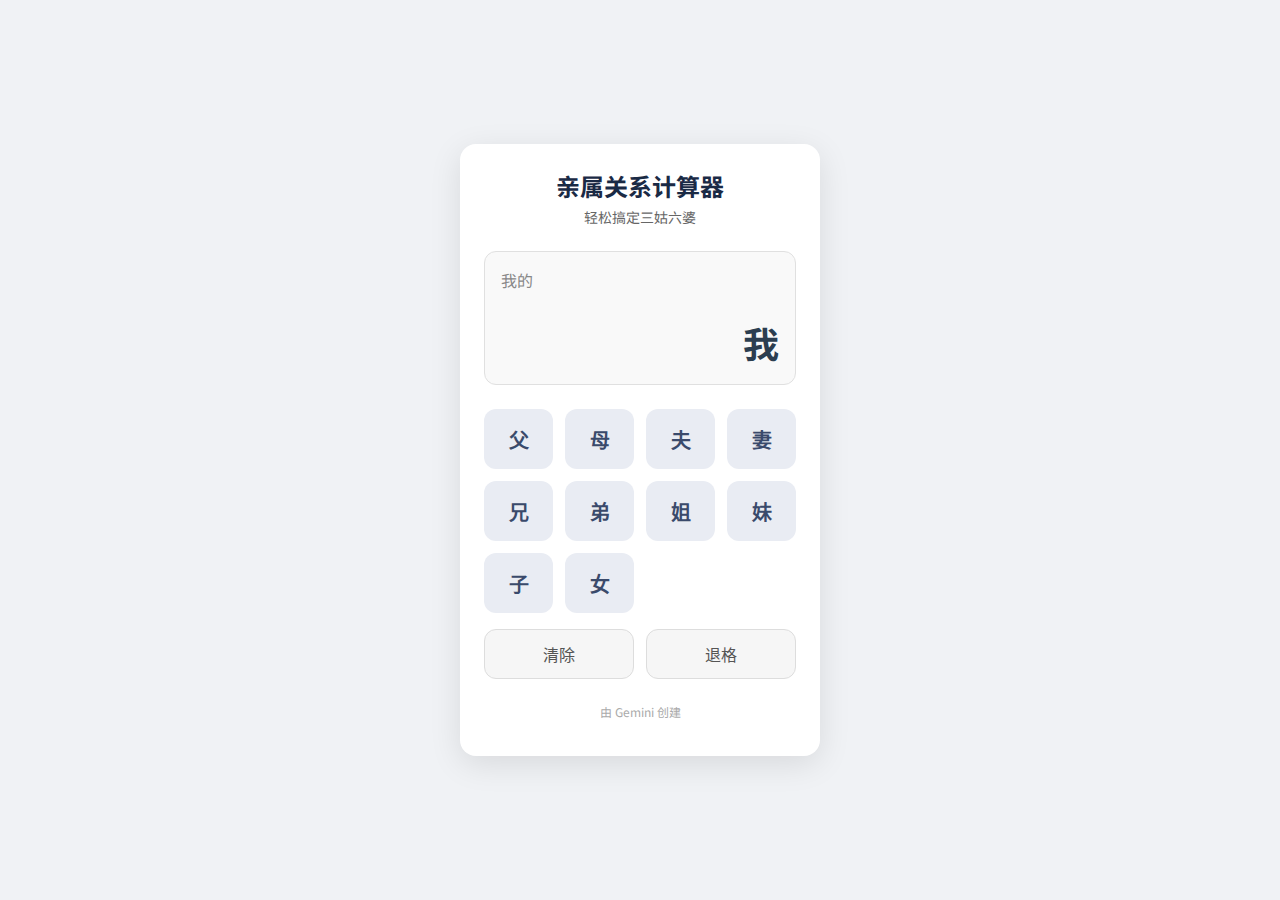
<file: index.html>
<!DOCTYPE html>
<html lang="zh-CN">
<head>
    <meta charset="UTF-8">
    <meta name="viewport" content="width=device-width, initial-scale=1.0">
    <title>亲属关系计算器</title>
    <link rel="stylesheet" href="style.css">
</head>
<body>
    <div class="calculator">
        <header>
            <h1>亲属关系计算器</h1>
            <p>轻松搞定三姑六婆</p>
        </header>
        <div class="display-section">
            <div id="relation-chain" class="chain">我的</div>
            <div id="result" class="result">我</div>
        </div>
        <div class="button-grid">
            <button class="btn" data-key="f">父</button>
            <button class="btn" data-key="m">母</button>
            <button class="btn" data-key="h">夫</button>
            <button class="btn" data-key="w">妻</button>
            <button class="btn" data-key="ob">兄</button>
            <button class="btn" data-key="yb">弟</button>
            <button class="btn" data-key="os">姐</button>
            <button class="btn" data-key="ys">妹</button>
            <button class="btn" data-key="s">子</button>
            <button class="btn" data-key="d">女</button>
        </div>
        <div class="control-buttons">
            <button id="clear" class="btn-control">清除</button>
            <button id="backspace" class="btn-control">退格</button>
        </div>
        <footer>
            <p>由 Gemini 创建</p>
        </footer>
    </div>
    <script src="script.js"></script>
</body>
</html>
</file>
<file: style.css>
@import url('https://fonts.googleapis.com/css2?family=Noto+Sans+SC:wght@400;700&display=swap');

body {
    font-family: 'Noto Sans SC', sans-serif;
    background-color: #f0f2f5;
    display: flex;
    justify-content: center;
    align-items: center;
    min-height: 100vh;
    margin: 0;
    color: #333;
}

.calculator {
    background-color: #ffffff;
    border-radius: 16px;
    box-shadow: 0 8px 32px rgba(0, 0, 0, 0.1);
    width: 100%;
    max-width: 360px;
    padding: 24px;
    box-sizing: border-box;
    text-align: center;
}

header h1 {
    font-size: 24px;
    font-weight: 700;
    margin: 0 0 4px 0;
    color: #1a2a45;
}

header p {
    font-size: 14px;
    color: #666;
    margin: 0;
}

.display-section {
    background-color: #f9f9f9;
    border: 1px solid #e0e0e0;
    border-radius: 12px;
    padding: 16px;
    margin: 24px 0;
    min-height: 100px;
    display: flex;
    flex-direction: column;
    justify-content: space-between;
}

.chain {
    font-size: 16px;
    color: #888;
    word-wrap: break-word;
    text-align: left;
    line-height: 1.5;
}

.result {
    font-size: 36px;
    font-weight: 700;
    color: #2c3e50;
    text-align: right;
    margin-top: 8px;
}

.button-grid {
    display: grid;
    grid-template-columns: repeat(4, 1fr);
    gap: 12px;
}

.btn {
    background-color: #e9ecf3;
    border: none;
    border-radius: 12px;
    height: 60px;
    font-size: 20px;
    font-weight: 700;
    color: #3a4a6b;
    cursor: pointer;
    transition: background-color 0.2s, box-shadow 0.2s;
}

.btn:hover {
    background-color: #dcdf-e5;
}

.btn:active {
    background-color: #c8cdd5;
    box-shadow: inset 0 2px 4px rgba(0, 0, 0, 0.1);
}

.control-buttons {
    display: grid;
    grid-template-columns: 1fr 1fr;
    gap: 12px;
    margin-top: 16px;
}

.btn-control {
    background-color: #f6f6f6;
    border: 1px solid #ddd;
    border-radius: 12px;
    height: 50px;
    font-size: 16px;
    cursor: pointer;
    transition: background-color 0.2s;
    color: #555;
}

.btn-control:hover {
    background-color: #eee;
}

.btn-control:active {
    background-color: #e0e0e0;
}

footer {
    margin-top: 24px;
    font-size: 12px;
    color: #aaa;
}
</file>
